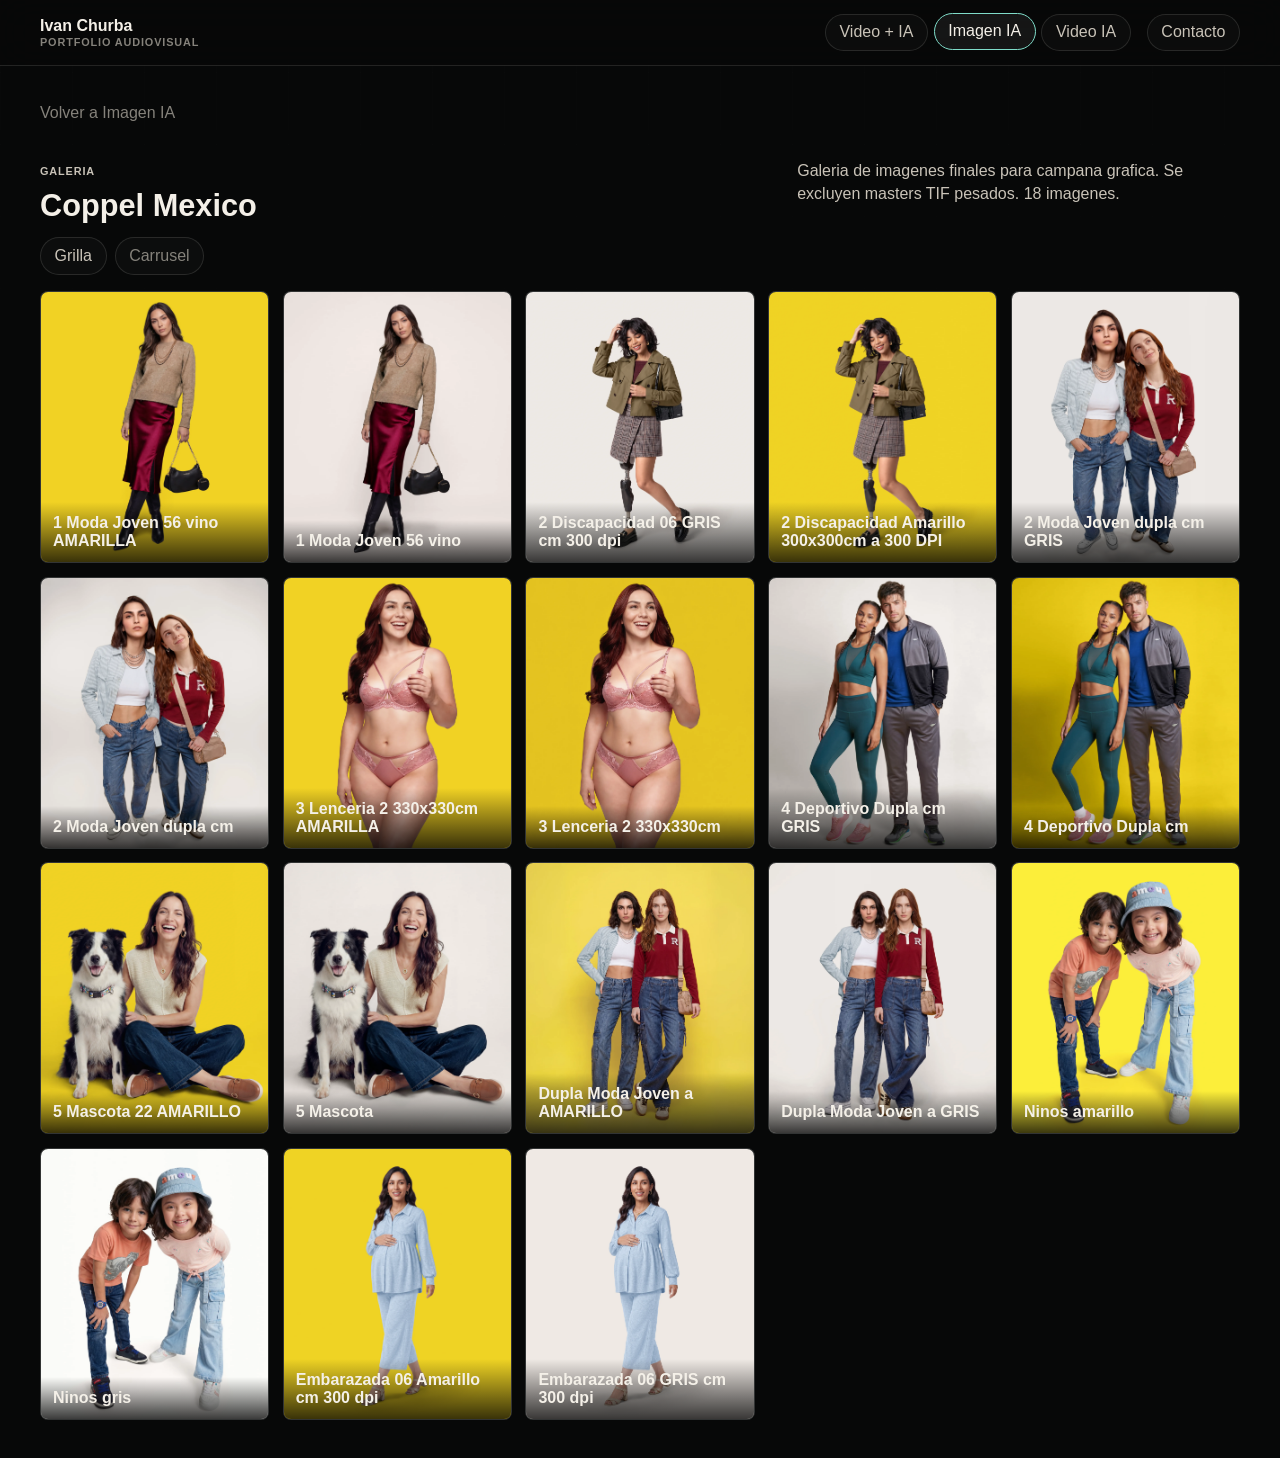
<file: portfolio-web/coppel-mexico.html>
<!doctype html>
<html lang="es">
  <head>
    <meta charset="utf-8">
    <meta name="viewport" content="width=device-width, initial-scale=1">
    <title>Coppel Mexico | Ivan Churba</title>
    <meta name="description" content="Galeria de imagenes finales de Coppel Mexico.">
    <link rel="stylesheet" href="styles.css">
  </head>
  <body data-page="gallery" data-project="Coppel Mexico">
    <header class="site-header">
      <a class="brand" href="index.html"><span>Ivan Churba</span><small>Portfolio audiovisual</small></a>
      <nav class="top-nav" aria-label="Navegacion principal">
        <a href="edicion-generacion-ia.html">Video + IA</a>
        <a href="generacion-imagenes-ia.html" aria-current="page">Imagen IA</a>
        <a href="generacion-video-ia.html">Video IA</a>
      </nav>
      <a class="mail-link" href="mailto:ivan.churba@gmail.com">Contacto</a>
    </header>
    <main class="section-page gallery-page">
      <a class="back-link" href="generacion-imagenes-ia.html">Volver a Imagen IA</a>
      <section class="gallery-hero" id="galleryHero"></section>
      <section class="gallery-tools">
        <button class="text-button" data-gallery-mode="grid">Grilla</button>
        <button class="text-button muted" data-gallery-mode="carousel">Carrusel</button>
      </section>
      <section id="galleryRoot"></section>
    </main>
    <script src="data/site-data.js?v=20260618-youtube-fix-2"></script>
    <script src="app.js?v=20260618-youtube-fix-2"></script>
  </body>
</html>
</file>
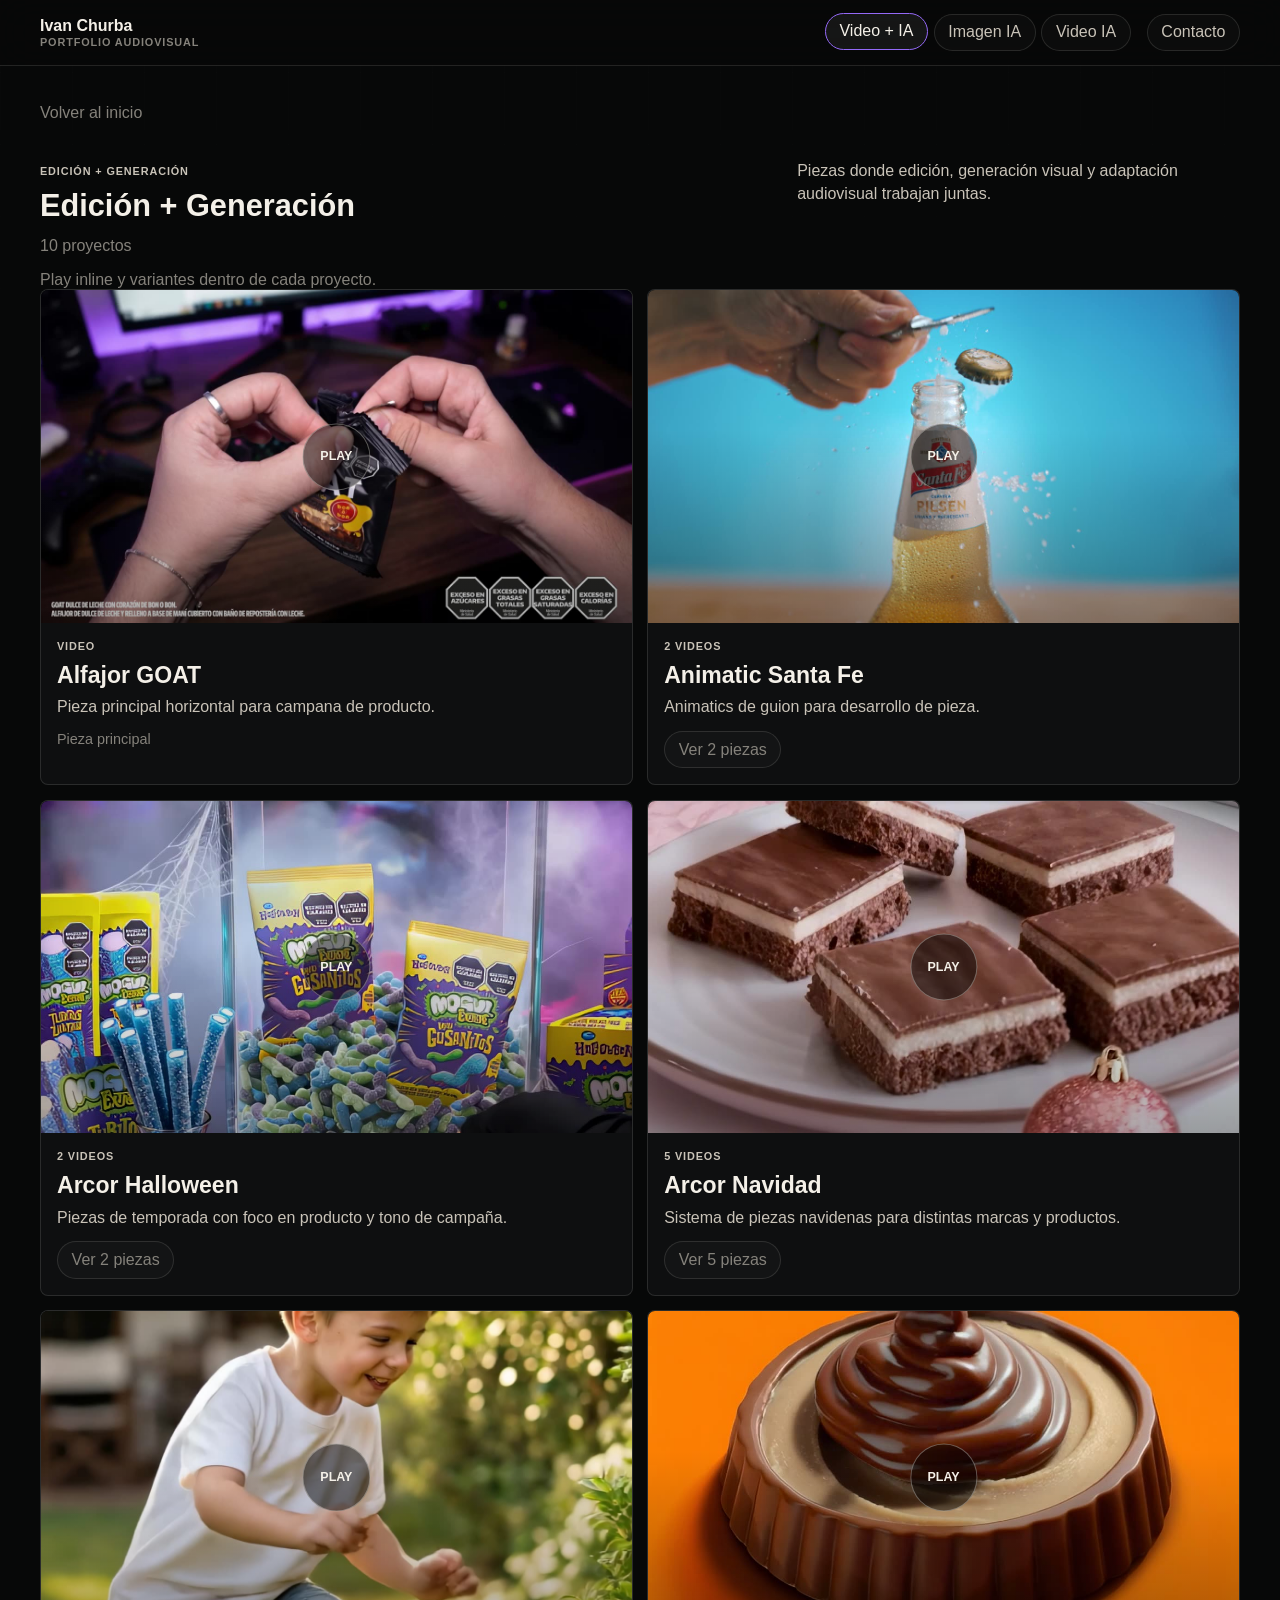
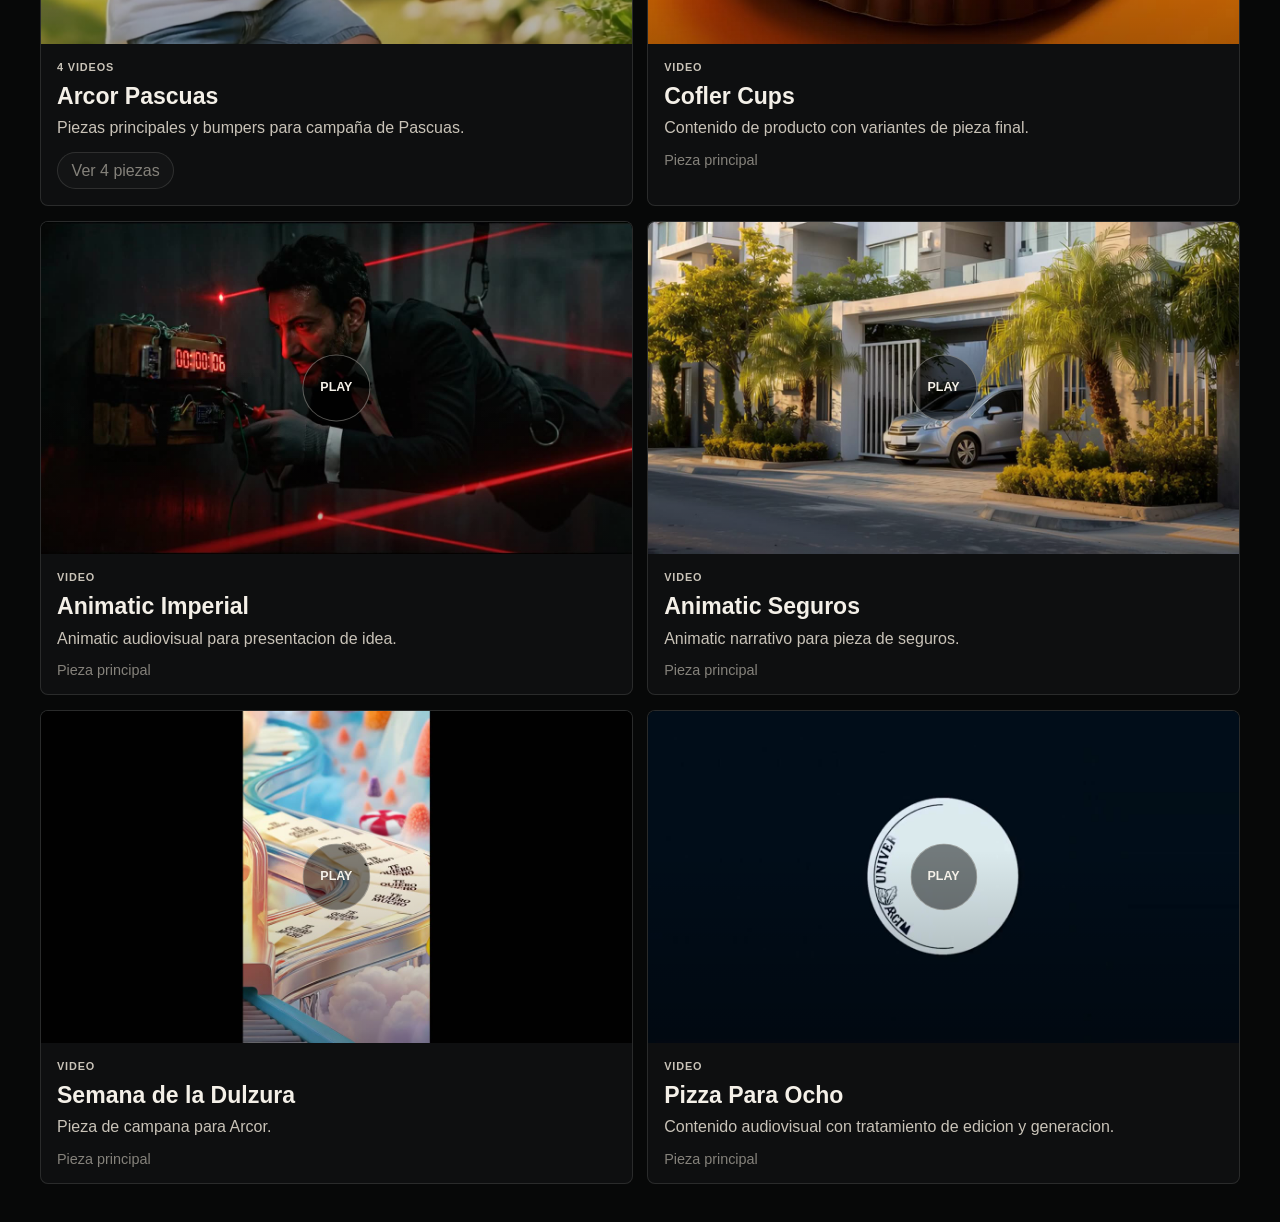
<file: portfolio-web/edicion-generacion-ia.html>
<!doctype html>
<html lang="es">
  <head>
    <meta charset="utf-8">
    <meta name="viewport" content="width=device-width, initial-scale=1">
    <title>Edicion de video + Generacion IA | Ivan Churba</title>
    <meta name="description" content="Proyectos de edicion de video y generacion IA de Ivan Churba.">
    <link rel="stylesheet" href="styles.css">
  </head>
  <body data-page="section" data-section="edicion-generacion-ia">
    <header class="site-header">
      <a class="brand" href="index.html"><span>Ivan Churba</span><small>Portfolio audiovisual</small></a>
      <nav class="top-nav" aria-label="Navegacion principal">
        <a href="edicion-generacion-ia.html" aria-current="page">Video + IA</a>
        <a href="generacion-imagenes-ia.html">Imagen IA</a>
        <a href="generacion-video-ia.html">Video IA</a>
      </nav>
      <a class="mail-link" href="mailto:ivan.churba@gmail.com">Contacto</a>
    </header>
    <main class="section-page">
      <a class="back-link" href="index.html">Volver al inicio</a>
      <section class="section-hero" id="sectionHero"></section>
      <section class="projects-wrap">
        <div class="projects-toolbar">
          <p id="projectCount"></p>
          <span>Play inline y variantes dentro de cada proyecto.</span>
        </div>
        <div class="projects-grid" id="projectsGrid"></div>
      </section>
    </main>
    <dialog class="viewer" id="viewer">
      <button class="viewer-close" data-close-viewer aria-label="Cerrar">Cerrar</button>
      <div class="viewer-body" id="viewerBody"></div>
    </dialog>
    <script src="data/site-data.js?v=20260618-youtube-fix-2"></script>
    <script src="app.js?v=20260618-youtube-fix-2"></script>
  </body>
</html>
</file>
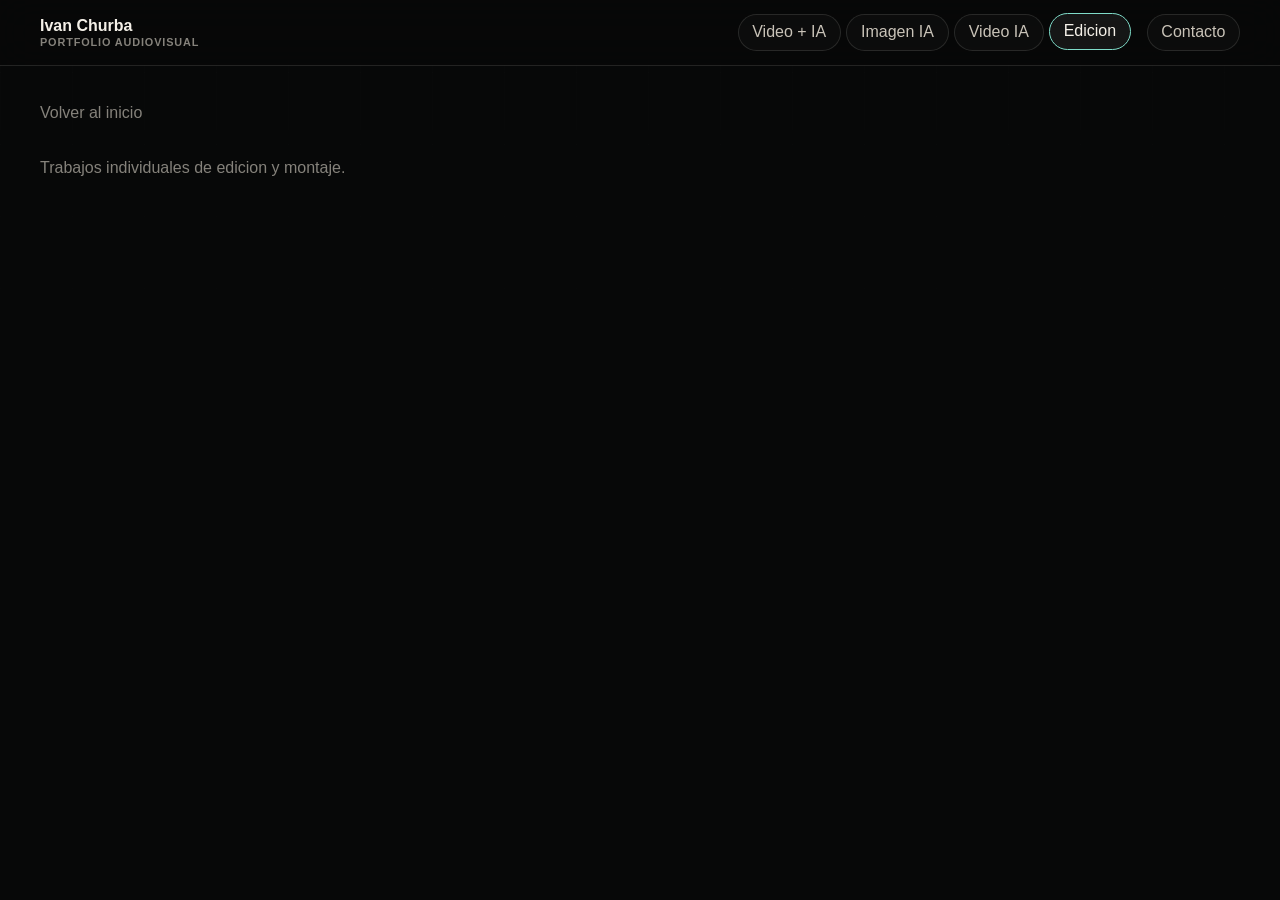
<file: portfolio-web/edicion-video.html>
<!doctype html>
<html lang="es">
  <head>
    <meta charset="utf-8">
    <meta name="viewport" content="width=device-width, initial-scale=1">
    <title>Edicion de Video | Ivan Churba</title>
    <meta name="description" content="Proyectos de edicion de video de Ivan Churba.">
    <link rel="stylesheet" href="styles.css">
  </head>
  <body data-page="section" data-section="edicion-video">
    <header class="site-header">
      <a class="brand" href="index.html"><span>Ivan Churba</span><small>Portfolio audiovisual</small></a>
      <nav class="top-nav" aria-label="Navegacion principal">
        <a href="edicion-generacion-ia.html">Video + IA</a>
        <a href="generacion-imagenes-ia.html">Imagen IA</a>
        <a href="generacion-video-ia.html">Video IA</a>
        <a href="edicion-video.html" aria-current="page">Edicion</a>
      </nav>
      <a class="mail-link" href="mailto:ivan.churba@gmail.com">Contacto</a>
    </header>
    <main class="section-page">
      <a class="back-link" href="index.html">Volver al inicio</a>
      <section class="section-hero" id="sectionHero"></section>
      <section class="projects-wrap">
        <div class="projects-toolbar">
          <p id="projectCount"></p>
          <span>Trabajos individuales de edicion y montaje.</span>
        </div>
        <div class="projects-grid" id="projectsGrid"></div>
      </section>
    </main>
    <dialog class="viewer" id="viewer">
      <button class="viewer-close" data-close-viewer aria-label="Cerrar">Cerrar</button>
      <div class="viewer-body" id="viewerBody"></div>
    </dialog>
    <script src="data/site-data.js?v=20260618-youtube-fix-2"></script>
    <script src="app.js?v=20260618-youtube-fix-2"></script>
  </body>
</html>
</file>
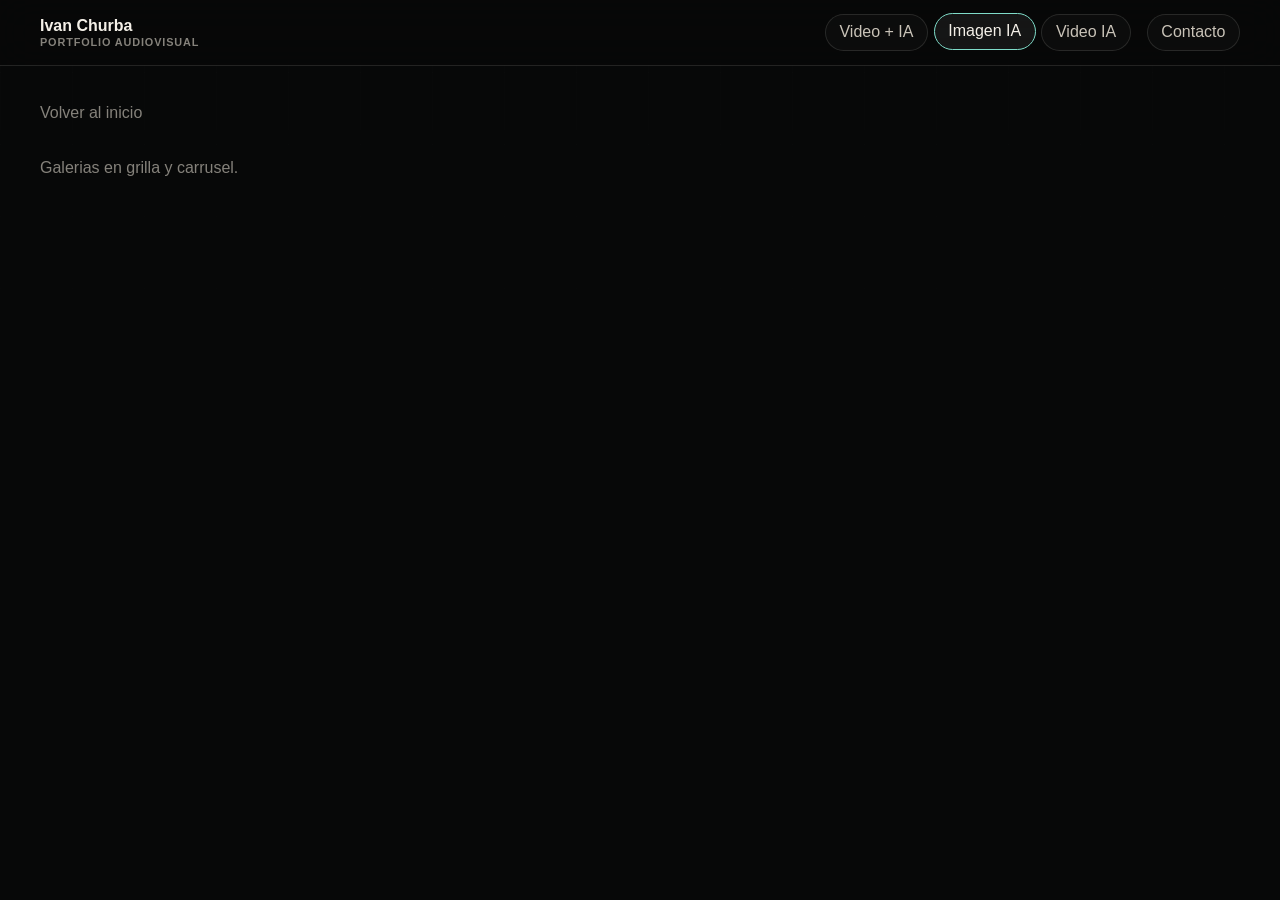
<file: portfolio-web/generacion-imagenes-ia.html>
<!doctype html>
<html lang="es">
  <head>
    <meta charset="utf-8">
    <meta name="viewport" content="width=device-width, initial-scale=1">
    <title>Generacion de Imagenes IA | Ivan Churba</title>
    <meta name="description" content="Proyectos de generacion de imagenes IA de Ivan Churba.">
    <link rel="stylesheet" href="styles.css">
  </head>
  <body data-page="section" data-section="generacion-imagenes-ia">
    <header class="site-header">
      <a class="brand" href="index.html"><span>Ivan Churba</span><small>Portfolio audiovisual</small></a>
      <nav class="top-nav" aria-label="Navegacion principal">
        <a href="edicion-generacion-ia.html">Video + IA</a>
        <a href="generacion-imagenes-ia.html" aria-current="page">Imagen IA</a>
        <a href="generacion-video-ia.html">Video IA</a>
      </nav>
      <a class="mail-link" href="mailto:ivan.churba@gmail.com">Contacto</a>
    </header>
    <main class="section-page">
      <a class="back-link" href="index.html">Volver al inicio</a>
      <section class="section-hero" id="sectionHero"></section>
      <section class="projects-wrap">
        <div class="projects-toolbar">
          <p id="projectCount"></p>
          <span>Galerias en grilla y carrusel.</span>
        </div>
        <div class="projects-grid" id="projectsGrid"></div>
      </section>
    </main>
    <script src="data/site-data.js?v=20260618-youtube-fix-2"></script>
    <script src="app.js?v=20260618-youtube-fix-2"></script>
  </body>
</html>
</file>
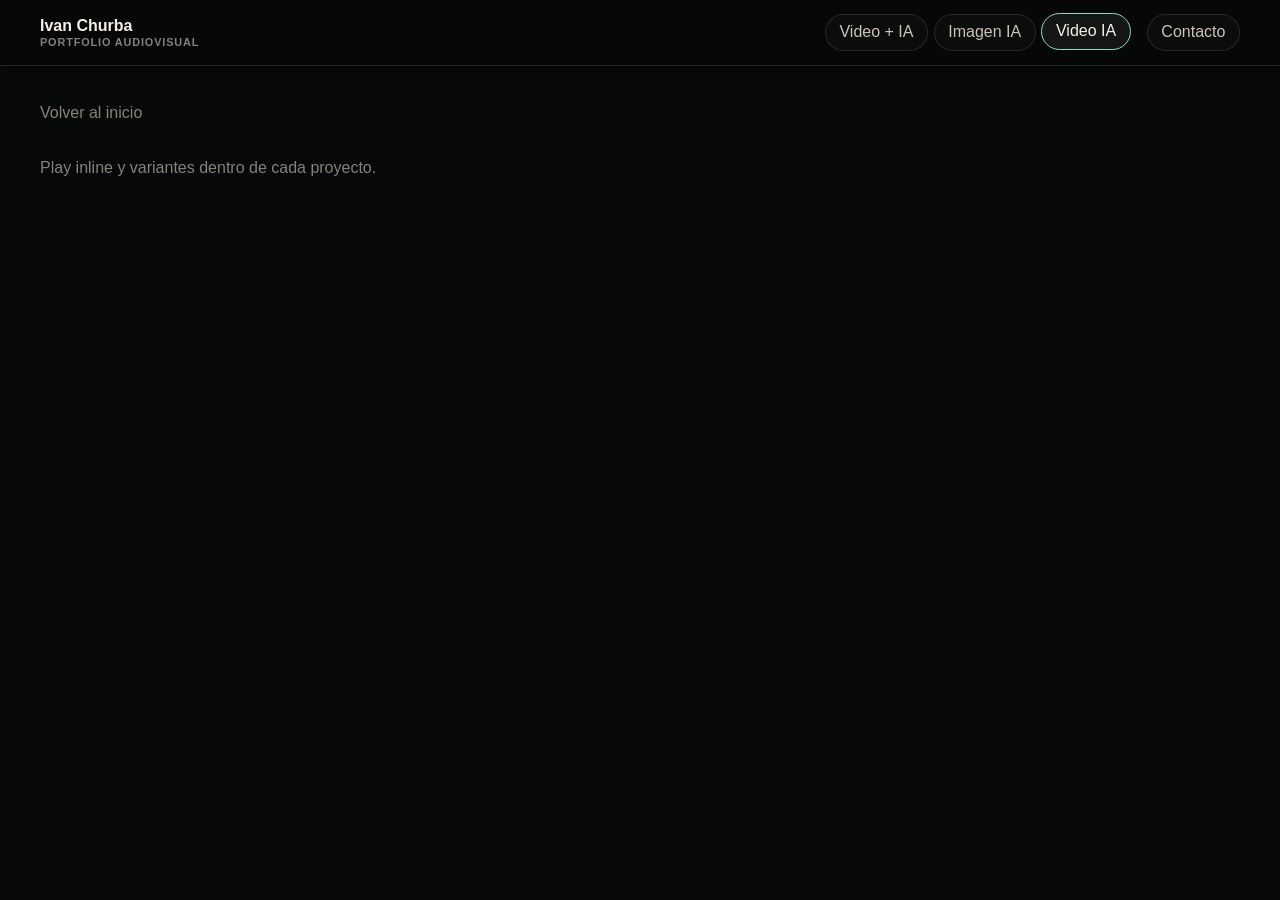
<file: portfolio-web/generacion-video-ia.html>
<!doctype html>
<html lang="es">
  <head>
    <meta charset="utf-8">
    <meta name="viewport" content="width=device-width, initial-scale=1">
    <title>Generacion de Video IA | Ivan Churba</title>
    <meta name="description" content="Proyectos de generacion de video IA de Ivan Churba.">
    <link rel="stylesheet" href="styles.css">
  </head>
  <body data-page="section" data-section="generacion-video-ia">
    <header class="site-header">
      <a class="brand" href="index.html"><span>Ivan Churba</span><small>Portfolio audiovisual</small></a>
      <nav class="top-nav" aria-label="Navegacion principal">
        <a href="edicion-generacion-ia.html">Video + IA</a>
        <a href="generacion-imagenes-ia.html">Imagen IA</a>
        <a href="generacion-video-ia.html" aria-current="page">Video IA</a>
      </nav>
      <a class="mail-link" href="mailto:ivan.churba@gmail.com">Contacto</a>
    </header>
    <main class="section-page">
      <a class="back-link" href="index.html">Volver al inicio</a>
      <section class="section-hero" id="sectionHero"></section>
      <section class="projects-wrap">
        <div class="projects-toolbar">
          <p id="projectCount"></p>
          <span>Play inline y variantes dentro de cada proyecto.</span>
        </div>
        <div class="projects-grid" id="projectsGrid"></div>
      </section>
    </main>
    <script src="data/site-data.js?v=20260618-youtube-fix-2"></script>
    <script src="app.js?v=20260618-youtube-fix-2"></script>
  </body>
</html>
</file>
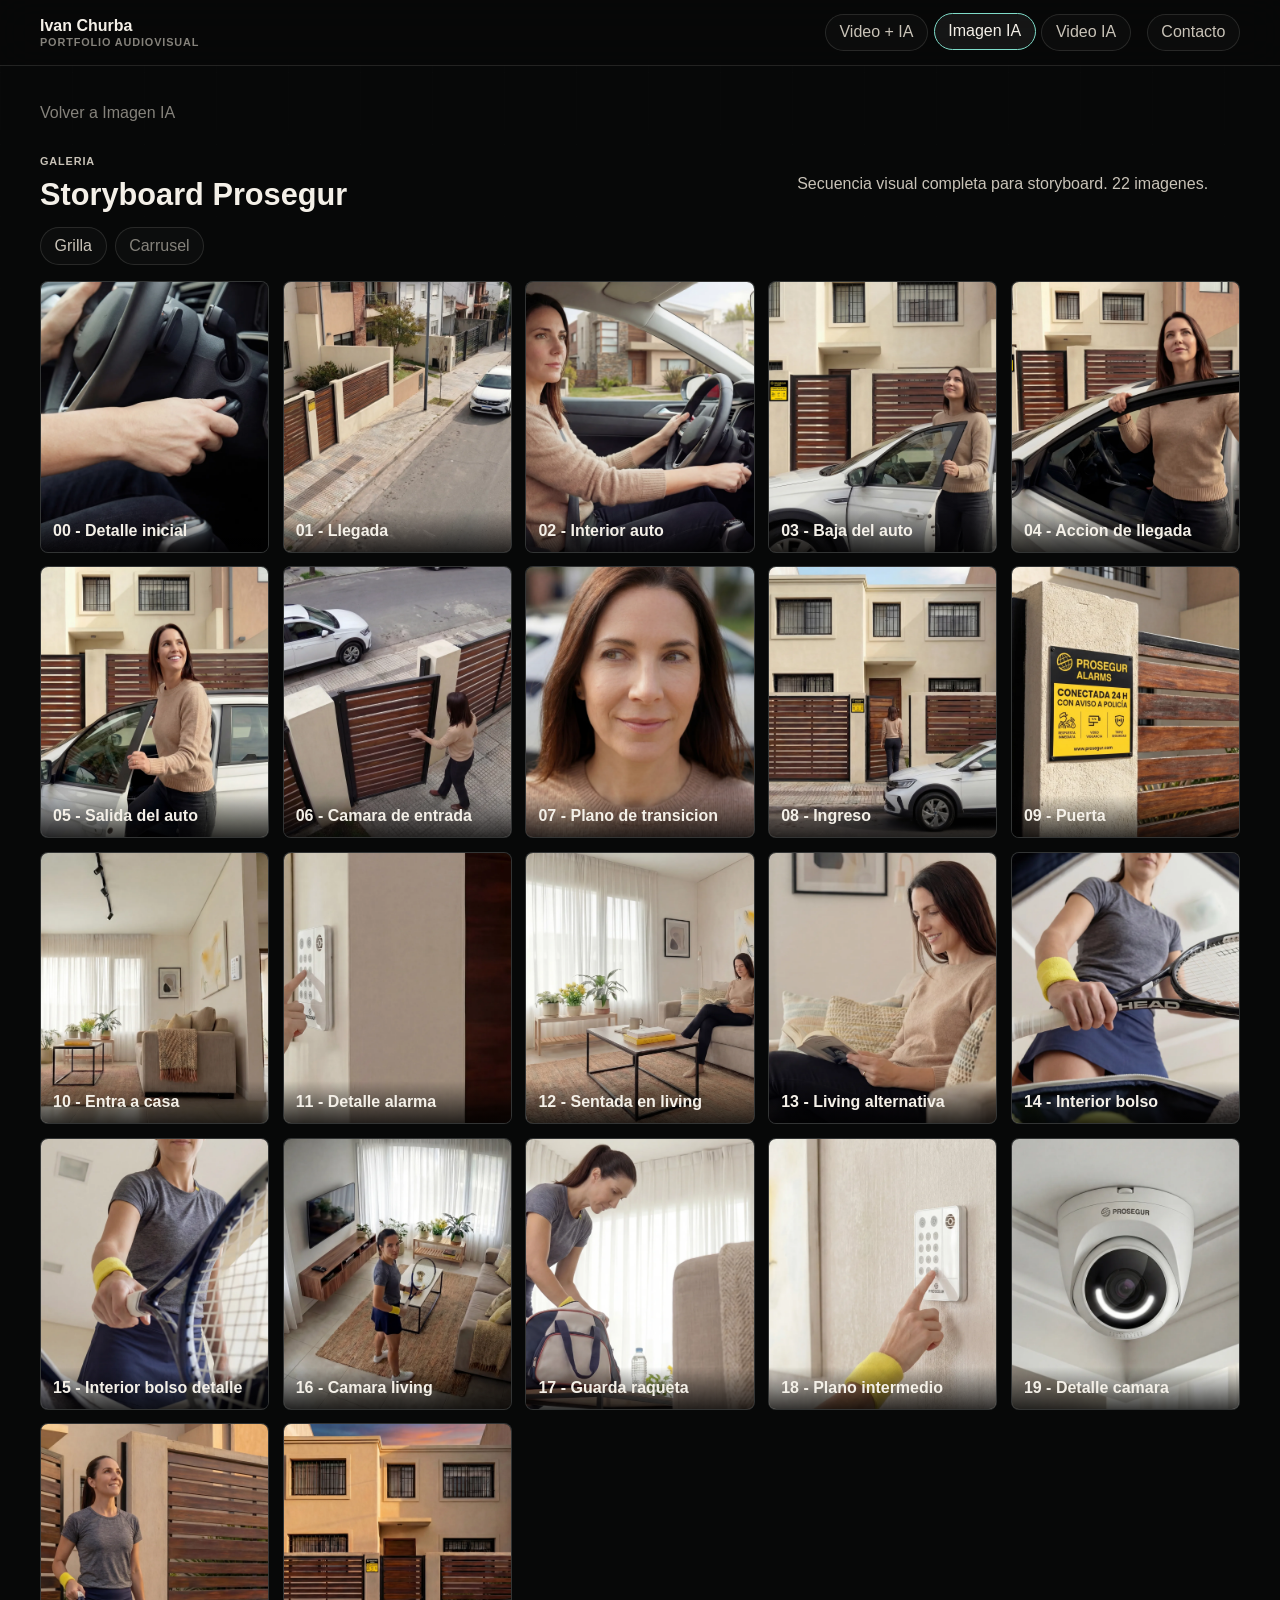
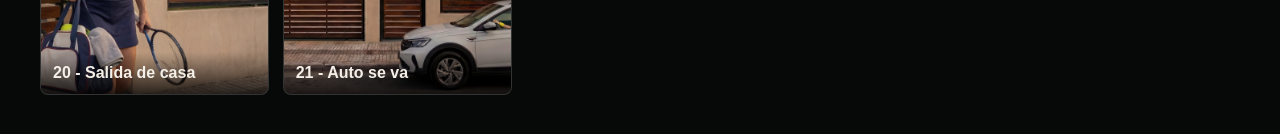
<file: portfolio-web/storyboard-prosegur.html>
<!doctype html>
<html lang="es">
  <head>
    <meta charset="utf-8">
    <meta name="viewport" content="width=device-width, initial-scale=1">
    <title>Storyboard Prosegur | Ivan Churba</title>
    <meta name="description" content="Storyboard Prosegur ordenado en grilla y carrusel.">
    <link rel="stylesheet" href="styles.css">
  </head>
  <body data-page="gallery" data-project="Storyboard Prosegur">
    <header class="site-header">
      <a class="brand" href="index.html"><span>Ivan Churba</span><small>Portfolio audiovisual</small></a>
      <nav class="top-nav" aria-label="Navegacion principal">
        <a href="edicion-generacion-ia.html">Video + IA</a>
        <a href="generacion-imagenes-ia.html" aria-current="page">Imagen IA</a>
        <a href="generacion-video-ia.html">Video IA</a>
      </nav>
      <a class="mail-link" href="mailto:ivan.churba@gmail.com">Contacto</a>
    </header>
    <main class="section-page gallery-page">
      <a class="back-link" href="generacion-imagenes-ia.html">Volver a Imagen IA</a>
      <section class="gallery-hero" id="galleryHero"></section>
      <section class="gallery-tools">
        <button class="text-button" data-gallery-mode="grid">Grilla</button>
        <button class="text-button muted" data-gallery-mode="carousel">Carrusel</button>
      </section>
      <section id="galleryRoot"></section>
    </main>
    <script src="data/site-data.js?v=20260618-youtube-fix-2"></script>
    <script src="app.js?v=20260618-youtube-fix-2"></script>
  </body>
</html>
</file>
<file: portfolio-web/styles.css>
:root {
  color-scheme: dark;
  --bg: #070808;
  --surface: #101112;
  --surface-2: #17191a;
  --ink: #f4f0e8;
  --soft: #c9c3b8;
  --muted: #85827b;
  --line: rgba(244, 240, 232, 0.12);
  --accent: var(--page-accent, #74d9c4);
  --shadow: 0 22px 70px rgba(0, 0, 0, 0.35);
}

* {
  box-sizing: border-box;
}

html {
  scroll-behavior: smooth;
}

body {
  margin: 0;
  min-width: 320px;
  color: var(--ink);
  background: var(--bg);
  font-family: ui-sans-serif, -apple-system, BlinkMacSystemFont, "Inter", "Helvetica Neue", Arial, sans-serif;
  letter-spacing: 0;
}

body::before {
  content: "";
  position: fixed;
  inset: 0;
  pointer-events: none;
  background:
    linear-gradient(90deg, rgba(255,255,255,0.025) 1px, transparent 1px),
    linear-gradient(rgba(255,255,255,0.018) 1px, transparent 1px);
  background-size: 72px 72px;
  opacity: 0.45;
  mask-image: linear-gradient(180deg, #000, transparent 58%);
}

a {
  color: inherit;
  text-decoration: none;
}

button {
  color: inherit;
  font: inherit;
}

.site-header {
  position: sticky;
  top: 0;
  z-index: 20;
  display: grid;
  grid-template-columns: minmax(10rem, 1fr) auto auto;
  gap: 1rem;
  align-items: center;
  padding: 0.85rem clamp(1rem, 4vw, 2.5rem);
  border-bottom: 1px solid var(--line);
  background: rgba(7, 8, 8, 0.86);
  backdrop-filter: blur(18px);
}

.brand {
  display: grid;
  gap: 0.08rem;
}

.brand span {
  font-size: 1rem;
  font-weight: 750;
}

.brand small,
.eyebrow {
  color: var(--muted);
  font-size: 0.68rem;
  font-weight: 750;
  letter-spacing: 0.08em;
  text-transform: uppercase;
}

.top-nav {
  display: flex;
  gap: 0.35rem;
}

.top-nav a,
.mail-link,
.button,
.text-button,
.carousel-nav,
.carousel-fullscreen {
  min-height: 2.25rem;
  display: inline-flex;
  align-items: center;
  justify-content: center;
  border: 1px solid var(--line);
  border-radius: 999px;
  padding: 0.55rem 0.85rem;
  color: var(--soft);
  background: rgba(255,255,255,0.025);
  cursor: pointer;
  transition: transform 180ms ease, border-color 180ms ease, color 180ms ease, background 180ms ease;
}

.top-nav a:hover,
.top-nav a[aria-current="page"],
.mail-link:hover,
.button:hover,
.text-button:hover,
.carousel-nav:hover,
.carousel-fullscreen:hover {
  transform: translateY(-1px);
  color: var(--ink);
  border-color: color-mix(in srgb, var(--accent), white 8%);
  background: rgba(255,255,255,0.06);
}

.button.primary {
  color: #07100d;
  border-color: transparent;
  background: var(--accent);
  font-weight: 800;
}

.text-button.muted {
  color: var(--muted);
}

.landing {
  display: grid;
  grid-template-columns: minmax(18rem, 0.72fr) minmax(20rem, 1fr);
  gap: 1rem;
  padding: clamp(1rem, 3vw, 2.25rem) clamp(1rem, 4vw, 2.5rem);
}

.landing-copy,
.reel-card {
  border: 1px solid var(--line);
  border-radius: 8px;
  background: rgba(16, 17, 18, 0.88);
  box-shadow: var(--shadow);
}

.landing-copy {
  display: grid;
  align-content: center;
  min-height: 21rem;
  padding: clamp(1.2rem, 3vw, 2rem);
}

.landing h1 {
  margin: 0.25rem 0 0.7rem;
  font-size: clamp(2rem, 3.6vw, 3.55rem);
  line-height: 1;
  font-weight: 820;
}

.lead {
  max-width: 28rem;
  margin: 0;
  color: var(--soft);
  font-size: 1.02rem;
  line-height: 1.5;
}

.landing-actions {
  display: flex;
  flex-wrap: wrap;
  gap: 0.6rem;
  margin-top: 1.35rem;
}

.reel-card {
  overflow: hidden;
}

.reel-placeholder {
  position: relative;
  min-height: 17rem;
  display: grid;
  place-items: center;
  background:
    linear-gradient(135deg, rgba(116,217,196,0.16), transparent 42%),
    linear-gradient(315deg, rgba(255,255,255,0.08), transparent 48%),
    #0d0f0f;
}

.reel-placeholder::after {
  content: "";
  width: 4.8rem;
  height: 4.8rem;
  border: 1px solid rgba(244,240,232,0.28);
  border-radius: 999px;
}

.reel-placeholder span,
.reel-placeholder strong {
  position: absolute;
  z-index: 1;
}

.reel-placeholder span {
  top: 1rem;
  left: 1rem;
  color: var(--muted);
  font-size: 0.72rem;
  font-weight: 800;
  text-transform: uppercase;
}

.reel-placeholder strong {
  left: 1rem;
  bottom: 1rem;
  font-size: clamp(1.35rem, 2.4vw, 2rem);
}

.reel-card p {
  margin: 0;
  padding: 0.9rem 1rem;
  color: var(--soft);
  line-height: 1.45;
}

.section-band,
.section-page {
  padding: clamp(1rem, 3vw, 2.5rem) clamp(1rem, 4vw, 2.5rem);
}

.section-intro,
.section-hero,
.gallery-hero {
  display: grid;
  grid-template-columns: minmax(0, 0.75fr) minmax(16rem, 0.45fr);
  gap: 1.2rem;
  align-items: end;
  margin-bottom: 1rem;
}

.section-intro h2,
.section-hero h1,
.gallery-hero h1 {
  margin: 0.2rem 0 0;
  font-size: clamp(1.55rem, 2.4vw, 2.35rem);
  line-height: 1;
  font-weight: 780;
}

.section-hero p,
.gallery-hero p {
  color: var(--soft);
  line-height: 1.45;
}

.section-cards {
  display: grid;
  grid-template-columns: repeat(2, minmax(0, 1fr));
  gap: 0.9rem;
}

.section-card {
  min-height: 15rem;
  height: clamp(15rem, 21vw, 17.5rem);
  display: grid;
  grid-template-columns: minmax(13rem, 0.48fr) minmax(0, 0.52fr);
  border: 1px solid var(--line);
  border-radius: 8px;
  overflow: hidden;
  background: var(--surface);
  box-shadow: var(--shadow);
  transition: transform 220ms ease, border-color 220ms ease;
}

.section-card:hover {
  transform: translateY(-4px);
  border-color: var(--accent);
}

.section-thumb {
  position: relative;
  min-height: 100%;
  overflow: hidden;
  background: var(--surface-2);
}

.section-thumb::after,
.project-cover::after {
  content: "";
  position: absolute;
  inset: 0;
  pointer-events: none;
  background: linear-gradient(90deg, transparent 60%, rgba(0,0,0,0.35));
}

.section-media,
.project-media,
.gallery-image,
.carousel-image,
.video-poster-image {
  width: 100%;
  height: 100%;
  display: block;
  object-fit: cover;
}

.section-card-copy {
  display: grid;
  align-content: center;
  gap: 0.65rem;
  min-width: 0;
  padding: clamp(1rem, 2.4vw, 1.65rem);
}

.section-card h3 {
  margin: 0;
  font-size: clamp(1.12rem, 1.7vw, 1.72rem);
  line-height: 1.08;
  font-weight: 780;
}

.section-card-copy span,
.projects-toolbar {
  color: var(--muted);
}

.back-link {
  display: inline-flex;
  margin-bottom: 1.3rem;
  color: var(--muted);
}

.back-link:hover {
  color: var(--ink);
}

.projects-grid {
  display: grid;
  grid-template-columns: repeat(auto-fit, minmax(28rem, 1fr));
  gap: 0.9rem;
}

.project-card {
  border: 1px solid var(--line);
  border-radius: 8px;
  overflow: hidden;
  background: rgba(16,17,18,0.92);
  transition: transform 220ms ease, border-color 220ms ease;
}

.project-card:hover,
.project-card.is-open {
  transform: translateY(-3px);
  border-color: var(--accent);
}

.project-cover {
  position: relative;
  width: 100%;
  aspect-ratio: 16 / 9;
  display: block;
  border: 0;
  padding: 0;
  overflow: hidden;
  background: #050606;
}

.video-cover::after {
  display: none;
}

.video-poster,
.project-video-poster,
.piece-video-poster {
  position: relative;
  width: 100%;
  height: 100%;
  display: block;
  border: 0;
  padding: 0;
  overflow: hidden;
  background: #050606;
  cursor: pointer;
}

.video-poster::after,
.project-video-poster::after,
.piece-video-poster::after {
  content: "";
  position: absolute;
  inset: 0;
  background: linear-gradient(180deg, transparent 42%, rgba(0,0,0,0.42));
  opacity: 0.78;
  transition: opacity 180ms ease;
}

.video-poster:hover::after,
.project-video-poster:hover::after,
.piece-video-poster:hover::after {
  opacity: 0.38;
}

.video-poster:hover .inline-play,
.project-video-poster:hover .inline-play,
.piece-video-poster:hover .inline-play {
  transform: translate(-50%, -50%) scale(1.06);
  border-color: var(--accent);
}

.inline-play {
  position: absolute;
  left: 50%;
  top: 50%;
  z-index: 2;
  transform: translate(-50%, -50%);
  display: inline-flex;
  width: 4.2rem;
  height: 4.2rem;
  align-items: center;
  justify-content: center;
  border: 1px solid rgba(244,240,232,0.34);
  border-radius: 999px;
  color: var(--ink);
  background: rgba(0,0,0,0.48);
  font-size: 0.78rem;
  font-weight: 800;
  text-transform: uppercase;
}

.loaded-video {
  width: 100%;
  height: 100%;
  display: block;
  object-fit: contain;
  background: #050606;
}

.youtube-embed {
  position: relative;
  width: 100%;
  height: 100%;
  min-height: inherit;
  background: #050606;
}

.youtube-frame {
  width: 100%;
  height: 100%;
  display: block;
  border: 0;
  background: #050606;
}

.youtube-fallback {
  position: absolute;
  right: 0.75rem;
  bottom: 0.75rem;
  z-index: 2;
  display: inline-flex;
  align-items: center;
  justify-content: center;
  min-height: 2.35rem;
  padding: 0 0.85rem;
  border: 1px solid rgba(255, 255, 255, 0.22);
  border-radius: 999px;
  background: rgba(5, 6, 6, 0.74);
  color: var(--paper);
  font-size: 0.78rem;
  font-weight: 800;
  text-decoration: none;
  backdrop-filter: blur(12px);
  transition: transform 180ms ease, border-color 180ms ease, background 180ms ease;
}

.youtube-fallback:hover {
  transform: translateY(-1px);
  border-color: var(--accent);
  background: rgba(5, 6, 6, 0.9);
}

.project-content {
  display: grid;
  gap: 0.55rem;
  padding: 1rem;
}

.project-content h2 {
  margin: 0;
  font-size: clamp(1.2rem, 1.8vw, 1.65rem);
  line-height: 1.06;
  font-weight: 760;
}

.project-content p {
  margin: 0;
  color: var(--soft);
  line-height: 1.42;
}

.project-actions {
  display: flex;
  flex-wrap: wrap;
  gap: 0.55rem;
  align-items: center;
  margin-top: 0.2rem;
}

.micro-meta {
  color: var(--muted);
  font-size: 0.9rem;
}

.play-badge {
  position: absolute;
  right: 0.8rem;
  bottom: 0.8rem;
  z-index: 2;
  border: 1px solid rgba(244,240,232,0.22);
  border-radius: 999px;
  padding: 0.5rem 0.7rem;
  color: var(--ink);
  background: rgba(0,0,0,0.56);
}

.pieces-panel {
  border-top: 1px solid var(--line);
  padding: 0.75rem;
  animation: panelIn 220ms ease both;
}

.pieces-panel ul {
  display: grid;
  gap: 0.75rem;
  margin: 0;
  padding: 0;
  list-style: none;
}

.piece-row {
  display: grid;
  grid-template-columns: minmax(14rem, 0.7fr) minmax(0, 1fr);
  gap: 0.85rem;
  align-items: center;
  border: 1px solid rgba(244,240,232,0.09);
  border-radius: 8px;
  padding: 0.65rem;
  background: rgba(255,255,255,0.025);
}

.piece-video-wrap {
  aspect-ratio: 16 / 9;
  overflow: hidden;
  border-radius: 6px;
  background: #050606;
}

.piece-copy strong,
.piece-copy span {
  display: block;
}

.piece-copy span {
  color: var(--muted);
  margin-top: 0.2rem;
  font-size: 0.84rem;
}

.media-placeholder {
  width: 100%;
  height: 100%;
  display: grid;
  place-items: center;
  background: #151718;
}

.media-placeholder span {
  color: var(--muted);
}

.gallery-tools {
  display: flex;
  gap: 0.5rem;
  margin-bottom: 1rem;
}

.gallery-grid {
  display: grid;
  grid-template-columns: repeat(auto-fit, minmax(14rem, 1fr));
  gap: 0.85rem;
}

.gallery-tile {
  min-height: 17rem;
  display: grid;
  align-content: end;
  border: 1px solid var(--line);
  border-radius: 8px;
  padding: 0;
  overflow: hidden;
  position: relative;
  background: var(--surface-2);
  cursor: pointer;
}

.gallery-tile img,
.gallery-tile .media-placeholder {
  position: absolute;
  inset: 0;
}

.gallery-tile span {
  position: relative;
  z-index: 1;
  display: block;
  padding: 0.75rem;
  color: var(--ink);
  text-align: left;
  font-weight: 760;
  background: linear-gradient(180deg, transparent, rgba(0,0,0,0.76));
}

.carousel-view {
  display: grid;
  grid-template-columns: auto minmax(0, 1fr) auto;
  gap: 0.75rem;
  align-items: center;
}

.carousel-fullscreen {
  grid-column: 2;
  justify-self: center;
}

.carousel-view.is-fallback-fullscreen {
  position: fixed;
  inset: 0;
  z-index: 50;
  display: grid;
  grid-template-columns: auto minmax(0, 1fr) auto;
  align-items: center;
  gap: 0.7rem;
  padding: clamp(0.8rem, 2vw, 1.4rem);
  background: rgba(7, 8, 8, 0.96);
}

.carousel-view.is-fallback-fullscreen .carousel-frame {
  max-height: calc(100vh - 2rem);
  min-height: 0;
  align-self: stretch;
}

.carousel-view.is-fallback-fullscreen .carousel-image {
  max-height: calc(100vh - 5.5rem);
  object-fit: contain;
}

.carousel-view.is-fallback-fullscreen .carousel-fullscreen {
  position: fixed;
  right: 1rem;
  top: 1rem;
  z-index: 51;
}

.carousel-frame {
  margin: 0;
  border: 1px solid var(--line);
  border-radius: 8px;
  overflow: hidden;
  background: #050606;
}

.carousel-image {
  max-height: 72vh;
  object-fit: contain;
  background: #050606;
}

.carousel-frame:fullscreen {
  display: grid;
  align-content: center;
  padding: 1rem;
  background: #070808;
}

.carousel-frame:fullscreen .carousel-image {
  max-height: calc(100vh - 5rem);
  object-fit: contain;
}

.carousel-frame figcaption {
  display: flex;
  justify-content: space-between;
  gap: 1rem;
  padding: 0.8rem;
  color: var(--soft);
}

.carousel-frame figcaption span:last-child {
  color: var(--muted);
}

.carousel-frame:fullscreen {
  width: 100vw;
  height: 100vh;
  display: grid;
  grid-template-rows: minmax(0, 1fr) auto;
}

.carousel-frame:fullscreen .carousel-image {
  width: 100%;
  height: 100%;
  max-height: none;
}

.reveal {
  opacity: 0;
  transform: translateY(12px);
}

.reveal.is-visible {
  opacity: 1;
  transform: translateY(0);
  transition: opacity 460ms ease, transform 460ms ease;
}

@keyframes panelIn {
  from { opacity: 0; transform: translateY(-6px); }
  to { opacity: 1; transform: translateY(0); }
}

@media (max-width: 920px) {
  .site-header {
    grid-template-columns: 1fr auto;
  }

  .top-nav {
    grid-column: 1 / -1;
    overflow-x: auto;
  }

  .landing,
  .section-hero,
  .gallery-hero,
  .section-intro,
  .carousel-view {
    grid-template-columns: 1fr;
  }

  .section-cards {
    grid-template-columns: 1fr;
  }

  .section-card {
    min-height: 13.5rem;
  }

  .projects-grid {
    grid-template-columns: 1fr;
  }

  .carousel-fullscreen {
    grid-column: 1;
  }
}

@media (max-width: 560px) {
  .site-header,
  .landing,
  .section-band,
  .section-page {
    padding-inline: 0.85rem;
  }

  .mail-link,
  .button,
  .text-button {
    width: 100%;
  }

  .landing h1 {
    font-size: clamp(2rem, 10vw, 3rem);
  }

  .section-card {
    grid-template-columns: 1fr;
  }

  .section-thumb {
    min-height: 10rem;
  }

  .piece-row {
    grid-template-columns: 1fr;
  }
}
</file>
